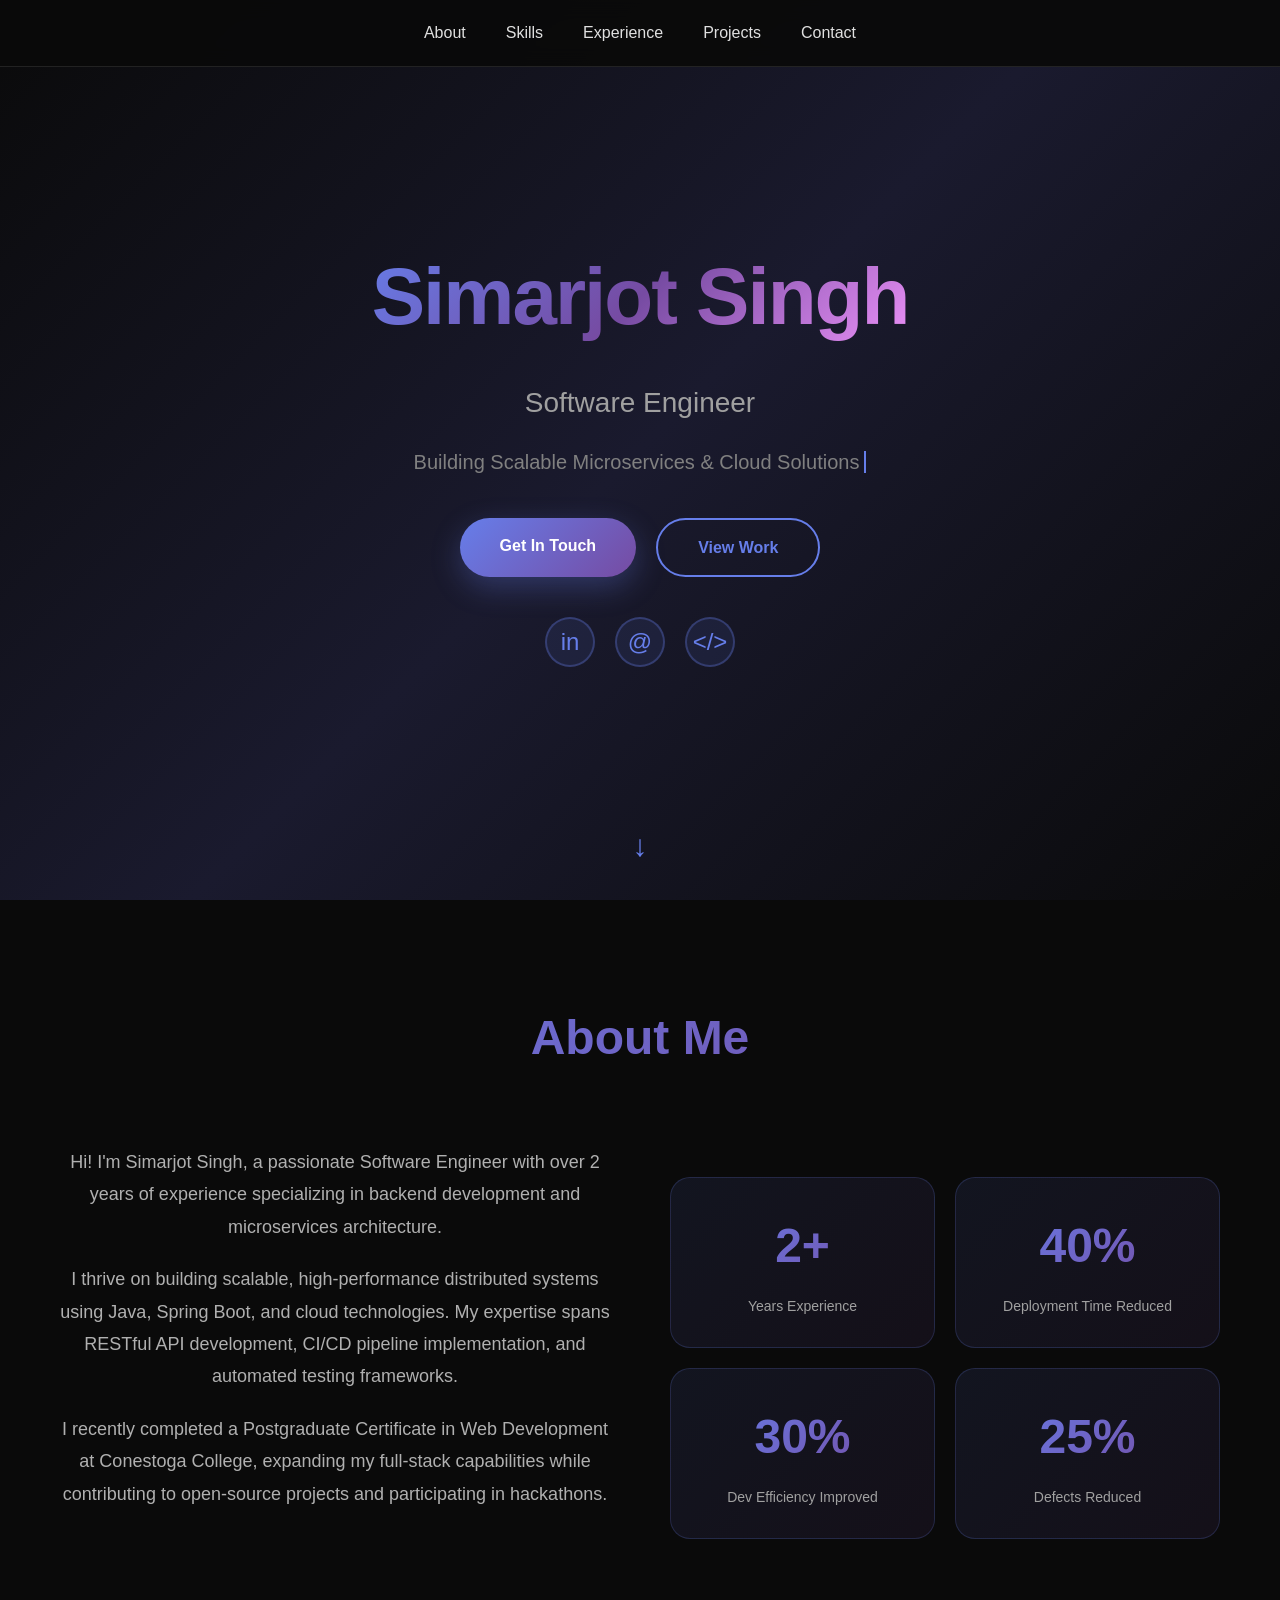
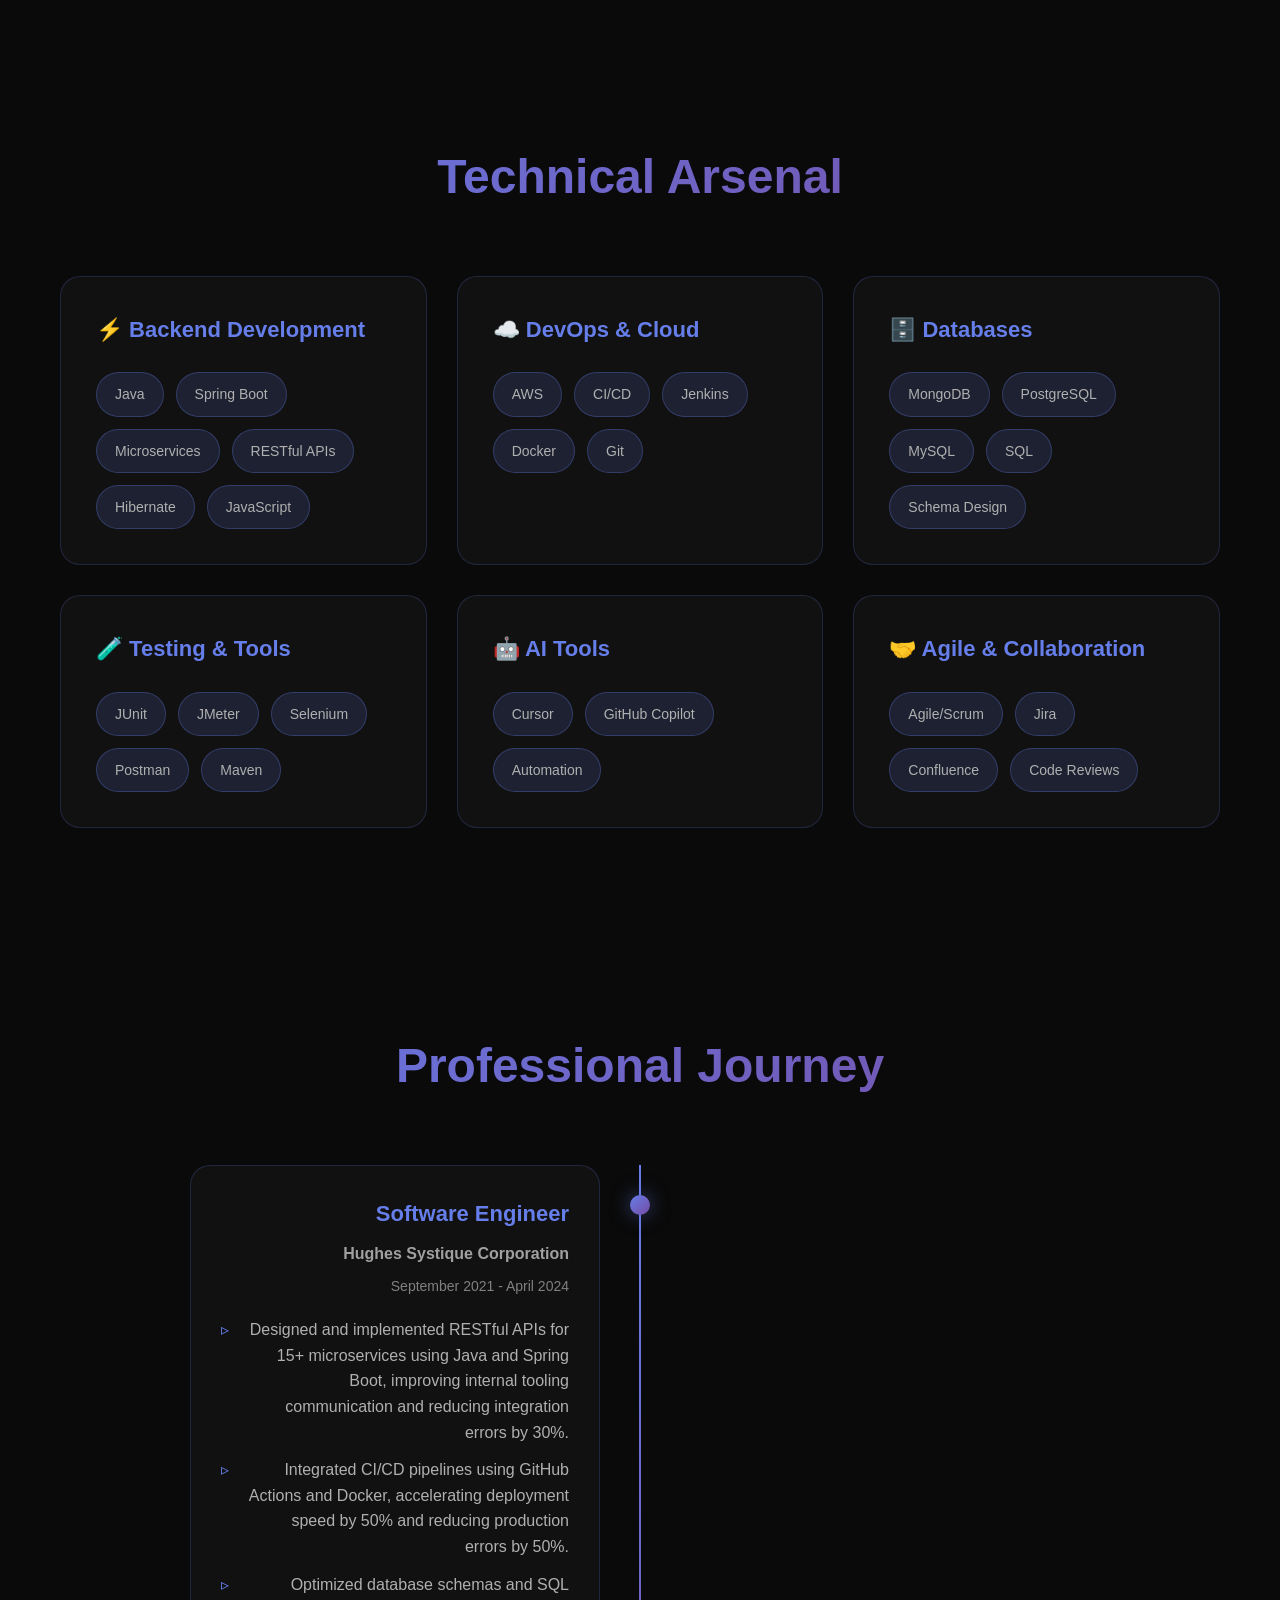
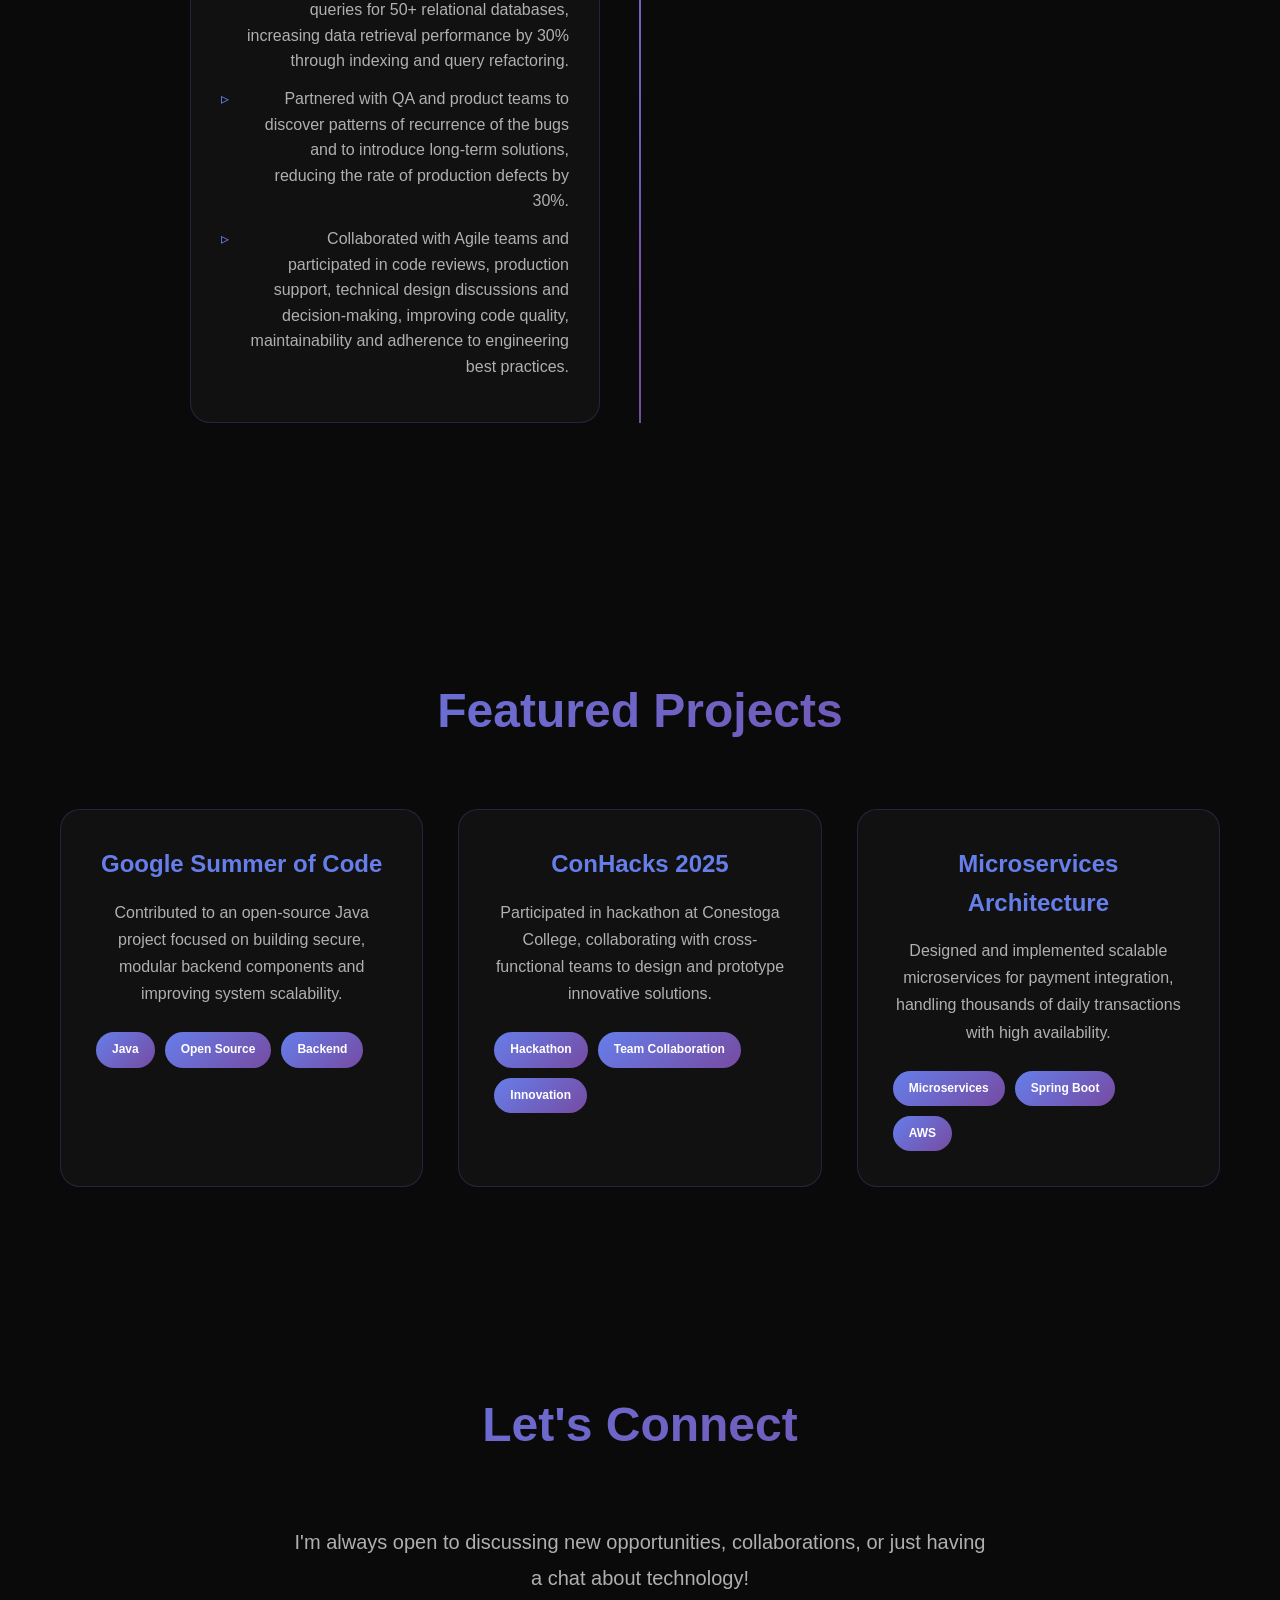
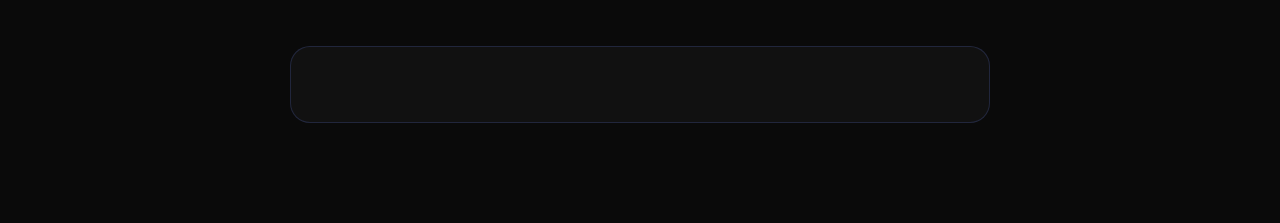
<file: index.html>
<!DOCTYPE html>
<html lang="en">
<head>
    <meta charset="UTF-8">
    <meta name="viewport" content="width=device-width, initial-scale=1.0">
    <title>Simarjot Singh - Software Engineer</title>
    <link rel="stylesheet" href="style.css">
</head>
<body>
    <!-- Header -->
    <header>
        <nav class="container">
            <ul>
                <li><a href="#about">About</a></li>
                <li><a href="#skills">Skills</a></li>
                <li><a href="#experience">Experience</a></li>
                <li><a href="#projects">Projects</a></li>
                <li><a href="#contact">Contact</a></li>
            </ul>
        </nav>
    </header>

    <!-- Hero Section with Floating Tech -->
    <section class="hero">
        <div class="tech-float-container" id="techFloat"></div>
        <div class="hero-content">
            <h1>Simarjot Singh</h1>
            <p class="role">Software Engineer</p>
            <p class="tagline"><span class="typing-effect">Building Scalable Microservices & Cloud Solutions</span></p>
            <div class="cta-buttons">
                <a href="#contact" class="btn-primary">Get In Touch</a>
                <a href="#projects" class="btn-secondary">View Work</a>
            </div>
            <div class="social-links">
                <a href="https://www.linkedin.com/in/simarjot-singh97" target="_blank" class="social-icon">in</a>
                <a href="mailto:simarjotca24@gmail.com" class="social-icon">@</a>
                <a href="https://github.com" target="_blank" class="social-icon">&lt;/&gt;</a>
            </div>
        </div>
        <div class="scroll-indicator"></div>
    </section>

    <!-- About Section -->
    <section id="about">
        <div class="container">
            <h2 class="section-title">About Me</h2>
            <div class="about-grid">
                <div class="about-text">
                    <p>Hi! I'm Simarjot Singh, a passionate Software Engineer with over 2 years of experience specializing in backend development and microservices architecture.</p>
                    <p>I thrive on building scalable, high-performance distributed systems using Java, Spring Boot, and cloud technologies. My expertise spans RESTful API development, CI/CD pipeline implementation, and automated testing frameworks.</p>
                    <p>I recently completed a Postgraduate Certificate in Web Development at Conestoga College, expanding my full-stack capabilities while contributing to open-source projects and participating in hackathons.</p>
                </div>
                <div class="stats-grid">
                    <div class="stat-card">
                        <h3>2+</h3>
                        <p>Years Experience</p>
                    </div>
                    <div class="stat-card">
                        <h3>40%</h3>
                        <p>Deployment Time Reduced</p>
                    </div>
                    <div class="stat-card">
                        <h3>30%</h3>
                        <p>Dev Efficiency Improved</p>
                    </div>
                    <div class="stat-card">
                        <h3>25%</h3>
                        <p>Defects Reduced</p>
                    </div>
                </div>
            </div>
        </div>
    </section>

    <!-- Skills Section -->
    <section id="skills">
        <div class="container">
            <h2 class="section-title">Technical Arsenal</h2>
            <div class="skills-container">
                <div class="skill-card">
                    <h3>⚡ Backend Development</h3>
                    <div class="skill-tags">
                        <span class="skill-tag">Java</span>
                        <span class="skill-tag">Spring Boot</span>
                        <span class="skill-tag">Microservices</span>
                        <span class="skill-tag">RESTful APIs</span>
                        <span class="skill-tag">Hibernate</span>
                        <span class="skill-tag">JavaScript</span>
                    </div>
                </div>
                <div class="skill-card">
                    <h3>☁️ DevOps & Cloud</h3>
                    <div class="skill-tags">
                        <span class="skill-tag">AWS</span>
                        <span class="skill-tag">CI/CD</span>
                        <span class="skill-tag">Jenkins</span>
                        <span class="skill-tag">Docker</span>
                        <span class="skill-tag">Git</span>
                    </div>
                </div>
                <div class="skill-card">
                    <h3>🗄️ Databases</h3>
                    <div class="skill-tags">
                        <span class="skill-tag">MongoDB</span>
                        <span class="skill-tag">PostgreSQL</span>
                        <span class="skill-tag">MySQL</span>
                        <span class="skill-tag">SQL</span>
                        <span class="skill-tag">Schema Design</span>
                    </div>
                </div>
                <div class="skill-card">
                    <h3>🧪 Testing & Tools</h3>
                    <div class="skill-tags">
                        <span class="skill-tag">JUnit</span>
                        <span class="skill-tag">JMeter</span>
                        <span class="skill-tag">Selenium</span>
                        <span class="skill-tag">Postman</span>
                        <span class="skill-tag">Maven</span>
                    </div>
                </div>
                <div class="skill-card">
                    <h3>🤖 AI Tools</h3>
                    <div class="skill-tags">
                        <span class="skill-tag">Cursor</span>
                        <span class="skill-tag">GitHub Copilot</span>
                        <span class="skill-tag">Automation</span>
                    </div>
                </div>
                <div class="skill-card">
                    <h3>🤝 Agile & Collaboration</h3>
                    <div class="skill-tags">
                        <span class="skill-tag">Agile/Scrum</span>
                        <span class="skill-tag">Jira</span>
                        <span class="skill-tag">Confluence</span>
                        <span class="skill-tag">Code Reviews</span>
                    </div>
                </div>
            </div>
        </div>
    </section>

    <!-- Experience Section -->
    <section id="experience">
        <div class="container">
            <h2 class="section-title">Professional Journey</h2>
            <div class="timeline">
                <div class="timeline-item">
                    <div class="timeline-content">
                        <h3>Software Engineer</h3>
                        <div class="company">Hughes Systique Corporation</div>
                        <div class="date">September 2021 - April 2024</div>
                        <ul>
                            <li>Designed and implemented RESTful APIs for 15+ microservices using Java and Spring Boot, improving internal tooling communication and reducing integration errors by 30%.</li>
                            <li>Integrated CI/CD pipelines using GitHub Actions and Docker, accelerating deployment speed by 50% and reducing production errors by 50%.</li>
                            <li>Optimized database schemas and SQL queries for 50+ relational databases, increasing data retrieval performance by 30% through indexing and query refactoring.</li>
                            <li>Partnered with QA and product teams to discover patterns of recurrence of the bugs and to introduce long-term solutions, reducing the rate of production defects by 30%.</li>
                            <li>Collaborated with Agile teams and participated in code reviews, production support, technical design discussions and decision-making, improving code quality, maintainability and adherence to engineering best practices.</li>
                        </ul>
                    </div>
                </div>
            </div>
        </div>
    </section>

    <!-- Projects Section -->
    <section id="projects">
        <div class="container">
            <h2 class="section-title">Featured Projects</h2>
            <div class="projects-grid">
                <div class="project-card">
                    <div class="project-content">
                        <h3>Google Summer of Code</h3>
                        <p>Contributed to an open-source Java project focused on building secure, modular backend components and improving system scalability.</p>
                        <div class="tech-badges">
                            <span class="tech-badge">Java</span>
                            <span class="tech-badge">Open Source</span>
                            <span class="tech-badge">Backend</span>
                        </div>
                    </div>
                </div>
                <div class="project-card">
                    <div class="project-content">
                        <h3>ConHacks 2025</h3>
                        <p>Participated in hackathon at Conestoga College, collaborating with cross-functional teams to design and prototype innovative solutions.</p>
                        <div class="tech-badges">
                            <span class="tech-badge">Hackathon</span>
                            <span class="tech-badge">Team Collaboration</span>
                            <span class="tech-badge">Innovation</span>
                        </div>
                    </div>
                </div>
                <div class="project-card">
                    <div class="project-content">
                        <h3>Microservices Architecture</h3>
                        <p>Designed and implemented scalable microservices for payment integration, handling thousands of daily transactions with high availability.</p>
                        <div class="tech-badges">
                            <span class="tech-badge">Microservices</span>
                            <span class="tech-badge">Spring Boot</span>
                            <span class="tech-badge">AWS</span>
                        </div>
                    </div>
                </div>
            </div>
        </div>
    </section>

    <!-- Contact Section -->
    <section id="contact">
        <div class="container">
            <h2 class="section-title">Let's Connect</h2>
            <div class="contact-container">
                <p class="contact-intro">I'm always open to discussing new opportunities, collaborations, or just having a chat about technology!</p>
                <div class="contact-grid">
                    <div class="contact-card">
                        <div class="contact-icon">
</file>
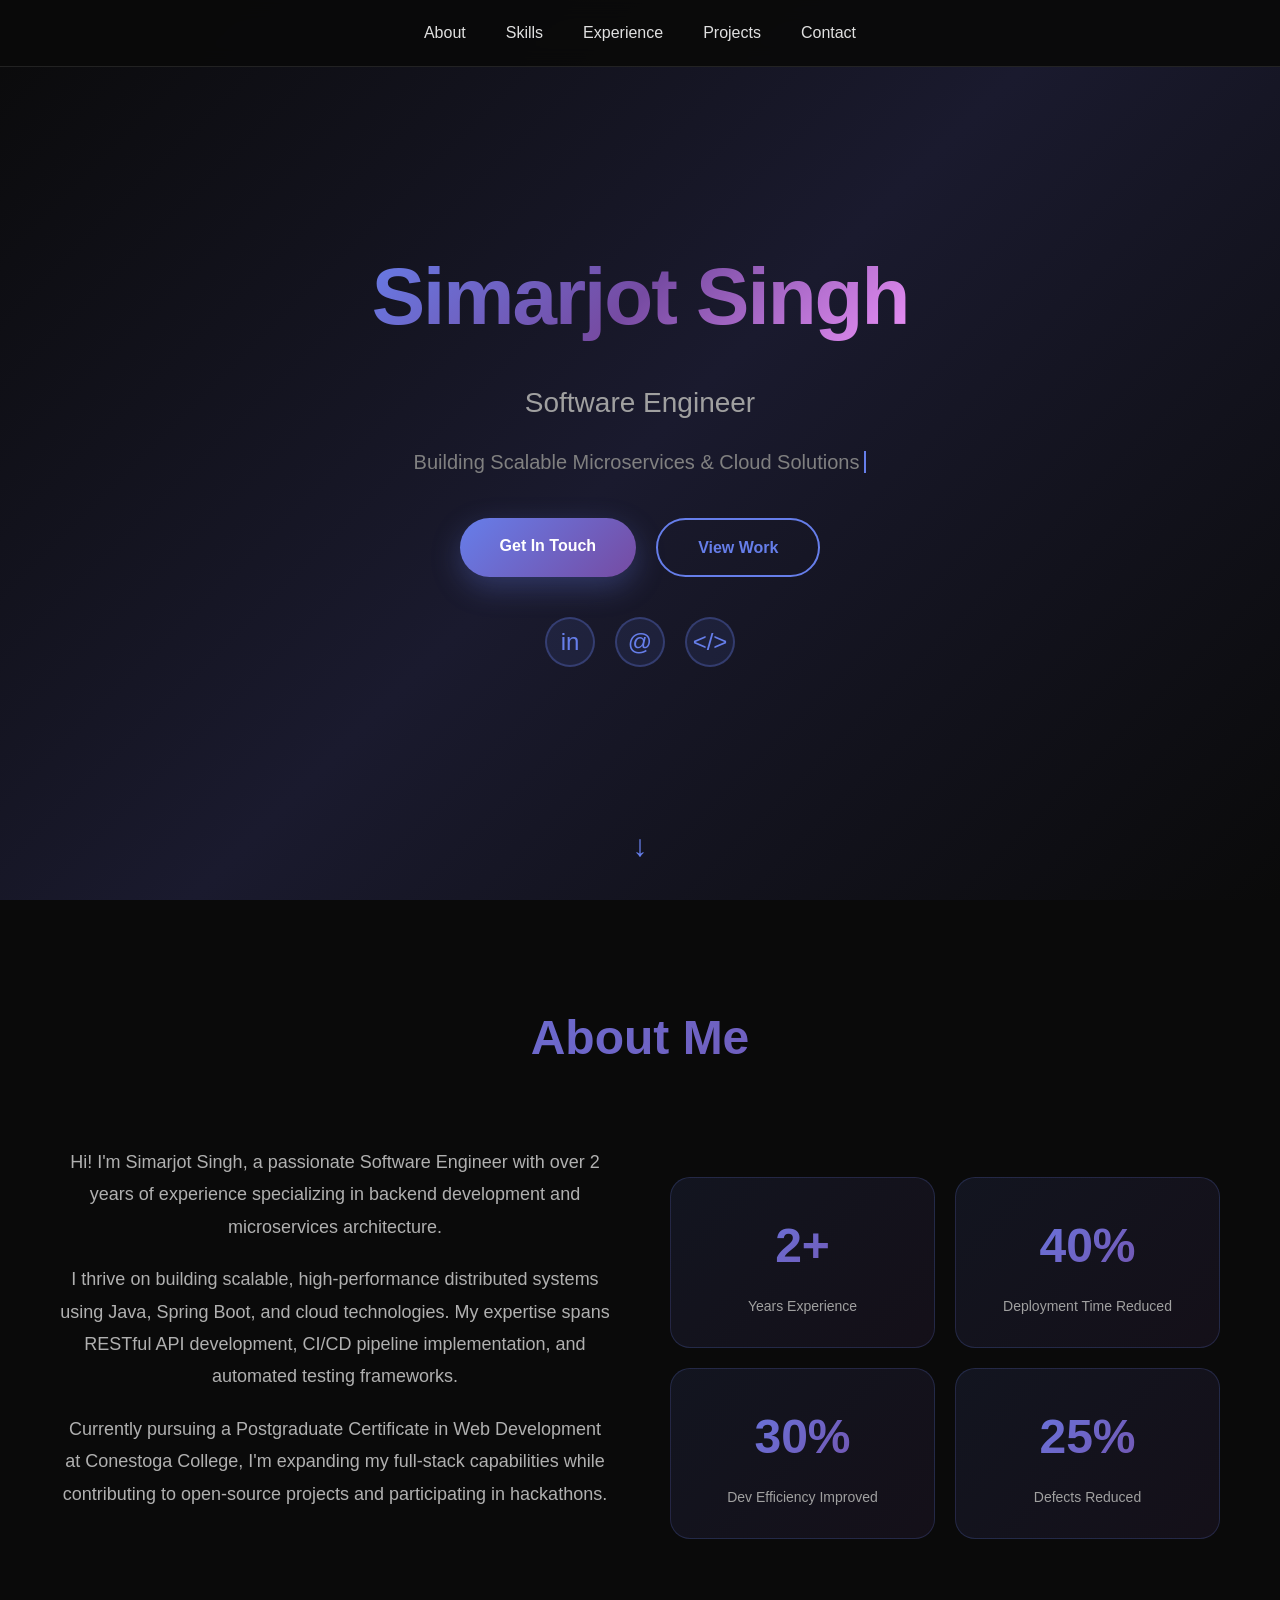
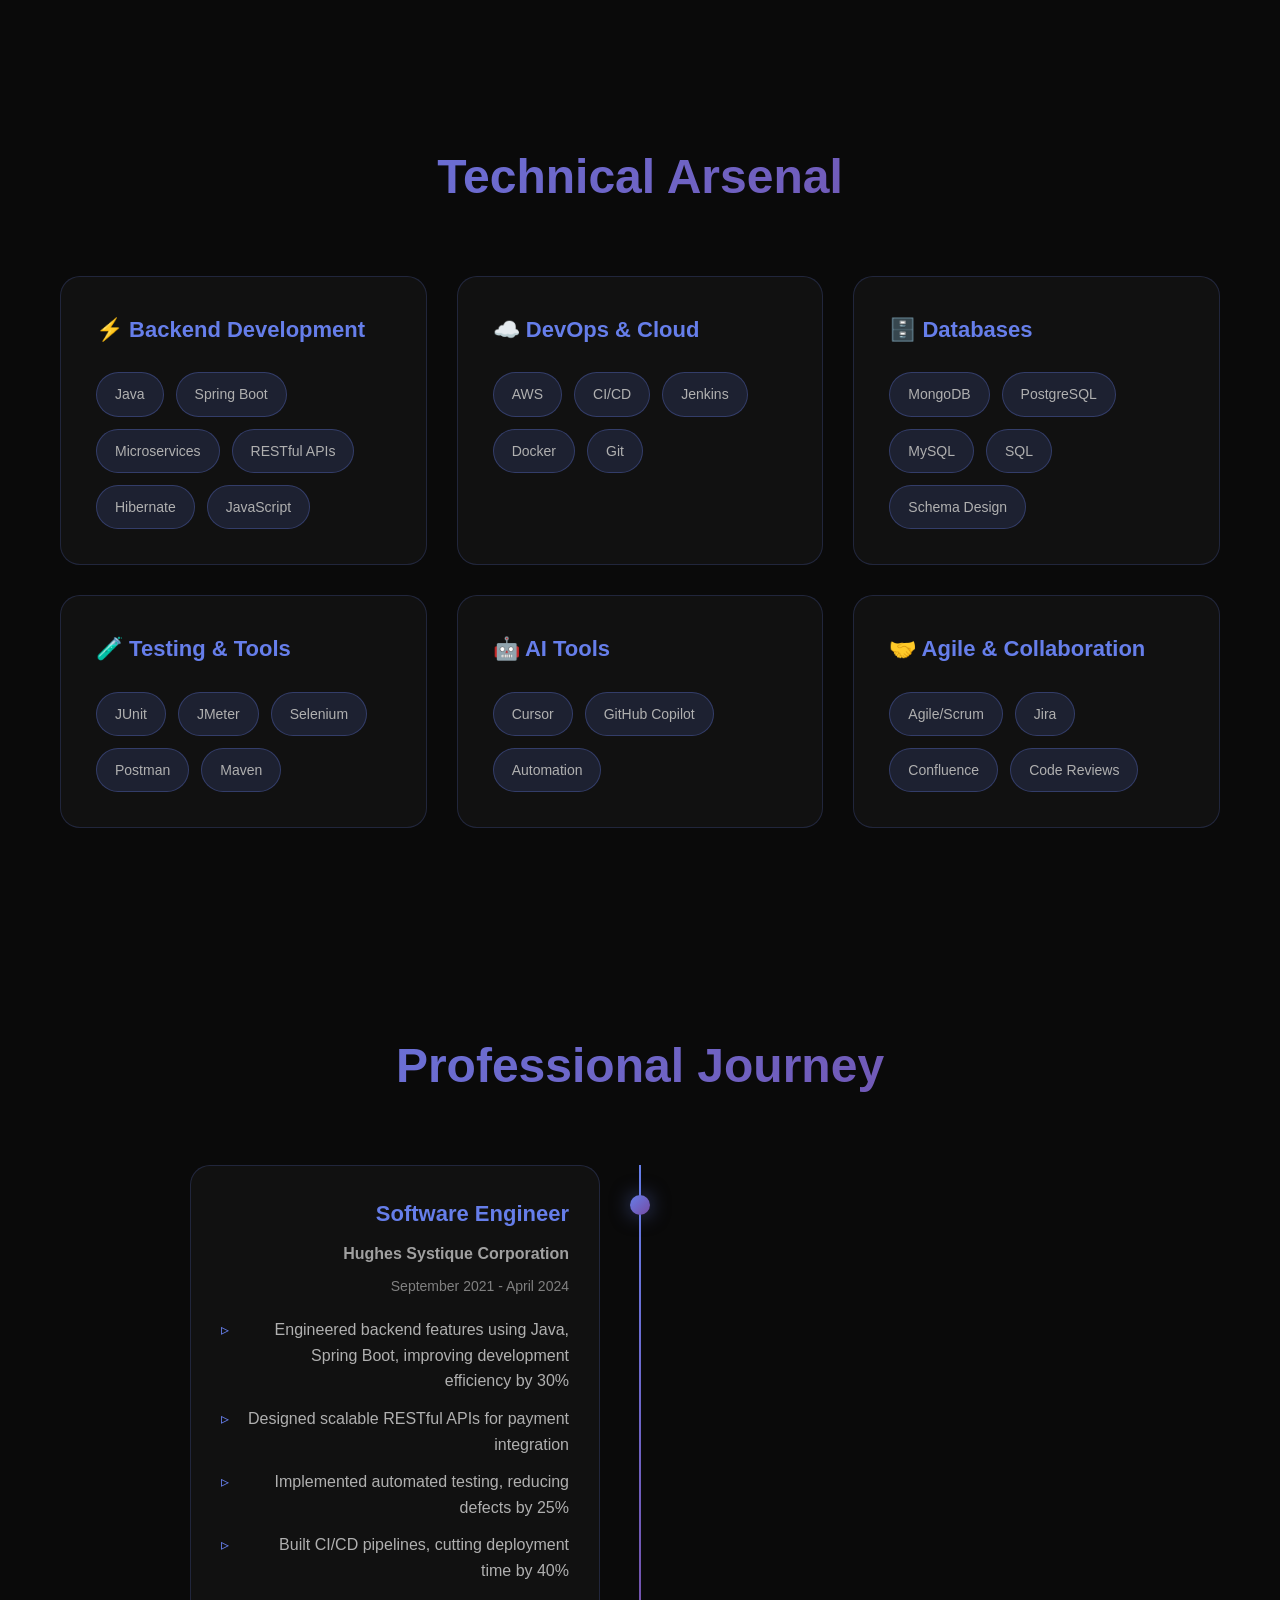
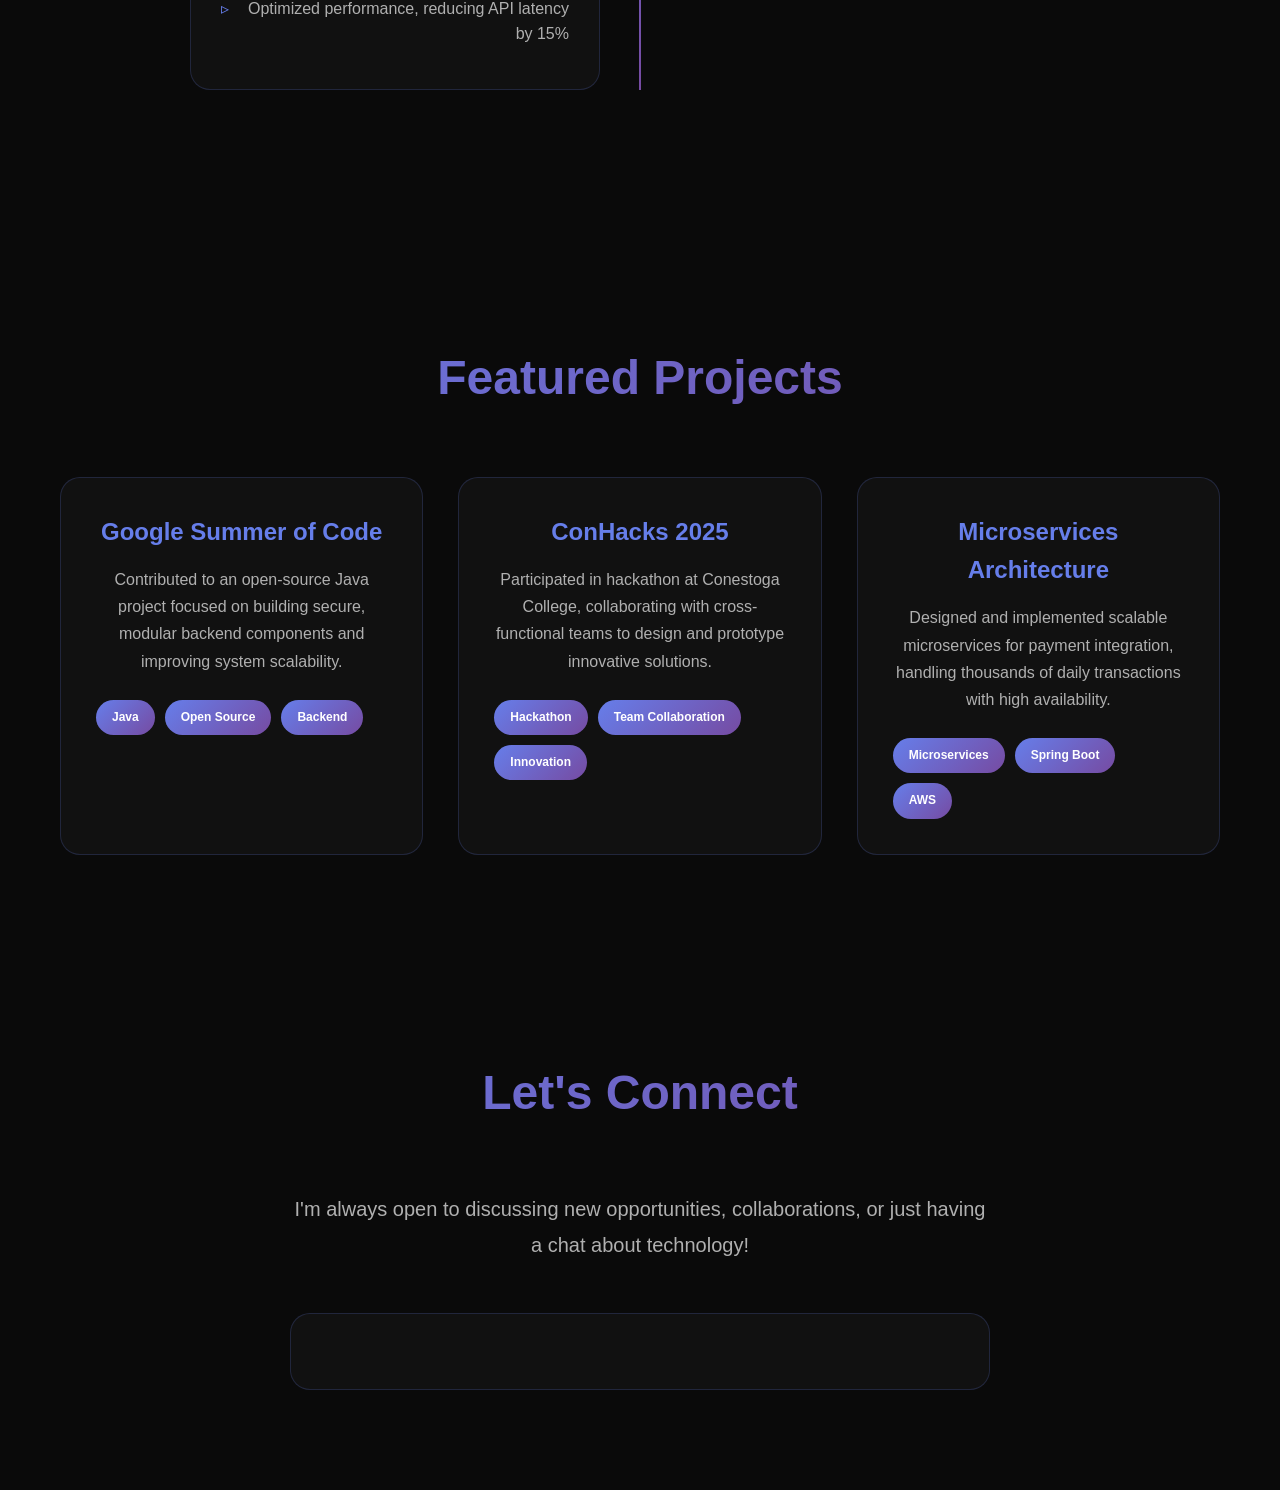
<file: portfolio.html>
<!DOCTYPE html>
<html lang="en">
<head>
    <meta charset="UTF-8">
    <meta name="viewport" content="width=device-width, initial-scale=1.0">
    <title>Simarjot Singh - Software Engineer</title>
    <link rel="stylesheet" href="style.css">
</head>
<body>
    <!-- Header -->
    <header>
        <nav class="container">
            <ul>
                <li><a href="#about">About</a></li>
                <li><a href="#skills">Skills</a></li>
                <li><a href="#experience">Experience</a></li>
                <li><a href="#projects">Projects</a></li>
                <li><a href="#contact">Contact</a></li>
            </ul>
        </nav>
    </header>

    <!-- Hero Section with Floating Tech -->
    <section class="hero">
        <div class="tech-float-container" id="techFloat"></div>
        <div class="hero-content">
            <h1>Simarjot Singh</h1>
            <p class="role">Software Engineer</p>
            <p class="tagline"><span class="typing-effect">Building Scalable Microservices & Cloud Solutions</span></p>
            <div class="cta-buttons">
                <a href="#contact" class="btn-primary">Get In Touch</a>
                <a href="#projects" class="btn-secondary">View Work</a>
            </div>
            <div class="social-links">
                <a href="https://www.linkedin.com/in/simarjot-singh97" target="_blank" class="social-icon">in</a>
                <a href="mailto:simarjotca24@gmail.com" class="social-icon">@</a>
                <a href="https://github.com" target="_blank" class="social-icon">&lt;/&gt;</a>
            </div>
        </div>
        <div class="scroll-indicator"></div>
    </section>

    <!-- About Section -->
    <section id="about">
        <div class="container">
            <h2 class="section-title">About Me</h2>
            <div class="about-grid">
                <div class="about-text">
                    <p>Hi! I'm Simarjot Singh, a passionate Software Engineer with over 2 years of experience specializing in backend development and microservices architecture.</p>
                    <p>I thrive on building scalable, high-performance distributed systems using Java, Spring Boot, and cloud technologies. My expertise spans RESTful API development, CI/CD pipeline implementation, and automated testing frameworks.</p>
                    <p>Currently pursuing a Postgraduate Certificate in Web Development at Conestoga College, I'm expanding my full-stack capabilities while contributing to open-source projects and participating in hackathons.</p>
                </div>
                <div class="stats-grid">
                    <div class="stat-card">
                        <h3>2+</h3>
                        <p>Years Experience</p>
                    </div>
                    <div class="stat-card">
                        <h3>40%</h3>
                        <p>Deployment Time Reduced</p>
                    </div>
                    <div class="stat-card">
                        <h3>30%</h3>
                        <p>Dev Efficiency Improved</p>
                    </div>
                    <div class="stat-card">
                        <h3>25%</h3>
                        <p>Defects Reduced</p>
                    </div>
                </div>
            </div>
        </div>
    </section>

    <!-- Skills Section -->
    <section id="skills">
        <div class="container">
            <h2 class="section-title">Technical Arsenal</h2>
            <div class="skills-container">
                <div class="skill-card">
                    <h3>⚡ Backend Development</h3>
                    <div class="skill-tags">
                        <span class="skill-tag">Java</span>
                        <span class="skill-tag">Spring Boot</span>
                        <span class="skill-tag">Microservices</span>
                        <span class="skill-tag">RESTful APIs</span>
                        <span class="skill-tag">Hibernate</span>
                        <span class="skill-tag">JavaScript</span>
                    </div>
                </div>
                <div class="skill-card">
                    <h3>☁️ DevOps & Cloud</h3>
                    <div class="skill-tags">
                        <span class="skill-tag">AWS</span>
                        <span class="skill-tag">CI/CD</span>
                        <span class="skill-tag">Jenkins</span>
                        <span class="skill-tag">Docker</span>
                        <span class="skill-tag">Git</span>
                    </div>
                </div>
                <div class="skill-card">
                    <h3>🗄️ Databases</h3>
                    <div class="skill-tags">
                        <span class="skill-tag">MongoDB</span>
                        <span class="skill-tag">PostgreSQL</span>
                        <span class="skill-tag">MySQL</span>
                        <span class="skill-tag">SQL</span>
                        <span class="skill-tag">Schema Design</span>
                    </div>
                </div>
                <div class="skill-card">
                    <h3>🧪 Testing & Tools</h3>
                    <div class="skill-tags">
                        <span class="skill-tag">JUnit</span>
                        <span class="skill-tag">JMeter</span>
                        <span class="skill-tag">Selenium</span>
                        <span class="skill-tag">Postman</span>
                        <span class="skill-tag">Maven</span>
                    </div>
                </div>
                <div class="skill-card">
                    <h3>🤖 AI Tools</h3>
                    <div class="skill-tags">
                        <span class="skill-tag">Cursor</span>
                        <span class="skill-tag">GitHub Copilot</span>
                        <span class="skill-tag">Automation</span>
                    </div>
                </div>
                <div class="skill-card">
                    <h3>🤝 Agile & Collaboration</h3>
                    <div class="skill-tags">
                        <span class="skill-tag">Agile/Scrum</span>
                        <span class="skill-tag">Jira</span>
                        <span class="skill-tag">Confluence</span>
                        <span class="skill-tag">Code Reviews</span>
                    </div>
                </div>
            </div>
        </div>
    </section>

    <!-- Experience Section -->
    <section id="experience">
        <div class="container">
            <h2 class="section-title">Professional Journey</h2>
            <div class="timeline">
                <div class="timeline-item">
                    <div class="timeline-content">
                        <h3>Software Engineer</h3>
                        <div class="company">Hughes Systique Corporation</div>
                        <div class="date">September 2021 - April 2024</div>
                        <ul>
                            <li>Engineered backend features using Java, Spring Boot, improving development efficiency by 30%</li>
                            <li>Designed scalable RESTful APIs for payment integration</li>
                            <li>Implemented automated testing, reducing defects by 25%</li>
                            <li>Built CI/CD pipelines, cutting deployment time by 40%</li>
                            <li>Optimized performance, reducing API latency by 15%</li>
                        </ul>
                    </div>
                </div>
            </div>
        </div>
    </section>

    <!-- Projects Section -->
    <section id="projects">
        <div class="container">
            <h2 class="section-title">Featured Projects</h2>
            <div class="projects-grid">
                <div class="project-card">
                    <div class="project-content">
                        <h3>Google Summer of Code</h3>
                        <p>Contributed to an open-source Java project focused on building secure, modular backend components and improving system scalability.</p>
                        <div class="tech-badges">
                            <span class="tech-badge">Java</span>
                            <span class="tech-badge">Open Source</span>
                            <span class="tech-badge">Backend</span>
                        </div>
                    </div>
                </div>
                <div class="project-card">
                    <div class="project-content">
                        <h3>ConHacks 2025</h3>
                        <p>Participated in hackathon at Conestoga College, collaborating with cross-functional teams to design and prototype innovative solutions.</p>
                        <div class="tech-badges">
                            <span class="tech-badge">Hackathon</span>
                            <span class="tech-badge">Team Collaboration</span>
                            <span class="tech-badge">Innovation</span>
                        </div>
                    </div>
                </div>
                <div class="project-card">
                    <div class="project-content">
                        <h3>Microservices Architecture</h3>
                        <p>Designed and implemented scalable microservices for payment integration, handling thousands of daily transactions with high availability.</p>
                        <div class="tech-badges">
                            <span class="tech-badge">Microservices</span>
                            <span class="tech-badge">Spring Boot</span>
                            <span class="tech-badge">AWS</span>
                        </div>
                    </div>
                </div>
            </div>
        </div>
    </section>

    <!-- Contact Section -->
    <section id="contact">
        <div class="container">
            <h2 class="section-title">Let's Connect</h2>
            <div class="contact-container">
                <p class="contact-intro">I'm always open to discussing new opportunities, collaborations, or just having a chat about technology!</p>
                <div class="contact-grid">
                    <div class="contact-card">
                        <div class="contact-icon">
</file>
<file: style.css>
* {
            margin: 0;
            padding: 0;
            box-sizing: border-box;
        }

        body {
            font-family: 'Inter', -apple-system, BlinkMacSystemFont, 'Segoe UI', sans-serif;
            line-height: 1.6;
            color: #e0e0e0;
            background: #0a0a0a;
            overflow-x: hidden;
        }

        .container {
            max-width: 1200px;
            margin: 0 auto;
            padding: 0 20px;
            text-align: center;
        }

        /* Header/Nav */
        header {
            background: rgba(10, 10, 10, 0.95);
            backdrop-filter: blur(10px);
            padding: 20px 0;
            position: fixed;
            width: 100%;
            top: 0;
            z-index: 1000;
            border-bottom: 1px solid rgba(255, 255, 255, 0.1);
        }

        nav {
            display: flex;
            justify-content: center;
            align-items: center;
            text-align: center;
             display: flex;
            padding: 15px 0;
        }

        .logo {
            font-size: 28px;
            font-weight: 700;
            background: linear-gradient(135deg, #667eea 0%, #764ba2 100%);
            -webkit-background-clip: text;
            -webkit-text-fill-color: transparent;
            background-clip: text;
        }

        nav ul {
            display: flex;
            list-style: none;
            gap: 40px;
        }

        nav a {
            text-decoration: none;
            color: #e0e0e0;
            font-weight: 500;
            transition: all 0.3s;
            position: relative;
        }

        nav a::after {
            content: '';
            position: absolute;
            bottom: -5px;
            left: 0;
            width: 0;
            height: 2px;
            background: linear-gradient(135deg, #667eea 0%, #764ba2 100%);
            transition: width 0.3s;
        }

        nav a:hover::after {
            width: 100%;
        }

        /* Hero Section with Floating Tech */
        .hero {
            min-height: 100vh;
            display: flex;
            align-items: center;
            justify-content: center;
            position: relative;
            overflow: hidden;
            background: linear-gradient(135deg, #0a0a0a 0%, #1a1a2e 50%, #0a0a0a 100%);
        }

        .tech-float-container {
            position: absolute;
            width: 100%;
            height: 100%;
            overflow: hidden;
        }

        .tech-icon {
            position: absolute;
            font-size: 40px;
            opacity: 0.15;
            animation: float 20s infinite;
            pointer-events: none;
            filter: blur(0.5px);
        }

        @keyframes float {
            0%, 100% {
                transform: translateY(0) translateX(0) rotate(0deg);
            }
            25% {
                transform: translateY(-50px) translateX(30px) rotate(90deg);
            }
            50% {
                transform: translateY(-100px) translateX(-30px) rotate(180deg);
            }
            75% {
                transform: translateY(-50px) translateX(-60px) rotate(270deg);
            }
        }

        .hero-content {
            text-align: center;
            z-index: 2;
            position: relative;
        }

        .hero h1 {
            font-size: 80px;
            font-weight: 800;
            margin-bottom: 20px;
            background: linear-gradient(135deg, #667eea 0%, #764ba2 50%, #f093fb 100%);
            -webkit-background-clip: text;
            -webkit-text-fill-color: transparent;
            background-clip: text;
            animation: fadeInUp 1s ease;
            letter-spacing: -2px;
        }

        .hero .role {
            font-size: 28px;
            color: #a0a0a0;
            margin-bottom: 20px;
            animation: fadeInUp 1s ease 0.2s backwards;
        }

        .hero .tagline {
            font-size: 20px;
            color: #808080;
            margin-bottom: 40px;
            animation: fadeInUp 1s ease 0.4s backwards;
        }

        .typing-effect {
            border-right: 2px solid #667eea;
            padding-right: 5px;
            animation: blink 0.7s infinite;
        }

        @keyframes blink {
            0%, 100% { border-color: transparent; }
            50% { border-color: #667eea; }
        }

        .cta-buttons {
            display: flex;
            gap: 20px;
            justify-content: center;
            animation: fadeInUp 1s ease 0.6s backwards;
        }

        .btn-primary {
            padding: 15px 40px;
            background: linear-gradient(135deg, #667eea 0%, #764ba2 100%);
            color: white;
            text-decoration: none;
            border-radius: 50px;
            font-weight: 600;
            transition: all 0.3s;
            box-shadow: 0 10px 30px rgba(102, 126, 234, 0.3);
            position: relative;
            overflow: hidden;
        }

        .btn-primary::before {
            content: '';
            position: absolute;
            top: 0;
            left: -100%;
            width: 100%;
            height: 100%;
            background: linear-gradient(90deg, transparent, rgba(255,255,255,0.2), transparent);
            transition: left 0.5s;
        }

        .btn-primary:hover::before {
            left: 100%;
        }

        .btn-primary:hover {
            transform: translateY(-3px);
            box-shadow: 0 15px 40px rgba(102, 126, 234, 0.5);
        }

        .btn-secondary {
            padding: 15px 40px;
            background: transparent;
            color: #667eea;
            text-decoration: none;
            border-radius: 50px;
            font-weight: 600;
            border: 2px solid #667eea;
            transition: all 0.3s;
        }

        .btn-secondary:hover {
            background: rgba(102, 126, 234, 0.1);
            transform: translateY(-3px);
        }

        .social-links {
            margin-top: 40px;
            display: flex;
            gap: 20px;
            justify-content: center;
            animation: fadeInUp 1s ease 0.8s backwards;
        }

        .social-icon {
            width: 50px;
            height: 50px;
            border-radius: 50%;
            background: rgba(102, 126, 234, 0.1);
            border: 2px solid rgba(102, 126, 234, 0.3);
            display: flex;
            align-items: center;
            justify-content: center;
            font-size: 24px;
            color: #667eea;
            text-decoration: none;
            transition: all 0.3s;
        }

        .social-icon:hover {
            background: linear-gradient(135deg, #667eea 0%, #764ba2 100%);
            color: white;
            transform: translateY(-5px) rotate(360deg);
            box-shadow: 0 10px 25px rgba(102, 126, 234, 0.4);
        }

        .scroll-indicator {
            position: absolute;
            bottom: 30px;
            left: 50%;
            transform: translateX(-50%);
            animation: bounce 2s infinite;
        }

        .scroll-indicator::before {
            content: '↓';
            font-size: 30px;
            color: #667eea;
        }

        @keyframes bounce {
            0%, 100% { transform: translateX(-50%) translateY(0); }
            50% { transform: translateX(-50%) translateY(-10px); }
        }

        /* Section Styles */
        section {
            padding: 100px 0;
            position: relative;
        }

        .section-title {
            text-align: center;
            font-size: 48px;
            margin-bottom: 60px;
            font-weight: 700;
            background: linear-gradient(135deg, #667eea 0%, #764ba2 100%);
            -webkit-background-clip: text;
            -webkit-text-fill-color: transparent;
            background-clip: text;
        }

        /* About Section */
        .about-grid {
            display: grid;
            grid-template-columns: 1fr 1fr;
            gap: 60px;
            align-items: center;
        }

        .about-text p {
            margin-bottom: 20px;
            font-size: 18px;
            line-height: 1.8;
            color: #b0b0b0;
        }

        .stats-grid {
            display: grid;
            grid-template-columns: repeat(2, 1fr);
            gap: 20px;
            margin-top: 40px;
        }

        .stat-card {
            background: linear-gradient(135deg, rgba(102, 126, 234, 0.1) 0%, rgba(118, 75, 162, 0.1) 100%);
            border: 1px solid rgba(102, 126, 234, 0.2);
            border-radius: 20px;
            padding: 30px;
            text-align: center;
            transition: all 0.3s;
            cursor: pointer;
        }

        .stat-card:hover {
            transform: translateY(-10px);
            box-shadow: 0 20px 40px rgba(102, 126, 234, 0.2);
            border-color: rgba(102, 126, 234, 0.5);
        }

        .stat-card h3 {
            font-size: 48px;
            background: linear-gradient(135deg, #667eea 0%, #764ba2 100%);
            -webkit-background-clip: text;
            -webkit-text-fill-color: transparent;
            background-clip: text;
            margin-bottom: 10px;
        }

        .stat-card p {
            color: #a0a0a0;
            font-size: 14px;
        }

        /* Skills Section */
        .skills-container {
            display: grid;
            grid-template-columns: repeat(auto-fit, minmax(280px, 1fr));
            gap: 30px;
        }

        .skill-card {
            background: rgba(255, 255, 255, 0.03);
            border: 1px solid rgba(102, 126, 234, 0.2);
            border-radius: 20px;
            padding: 35px;
            transition: all 0.4s;
            cursor: pointer;
        }

        .skill-card:hover {
            transform: translateY(-10px) scale(1.02);
            background: linear-gradient(135deg, rgba(102, 126, 234, 0.1) 0%, rgba(118, 75, 162, 0.1) 100%);
            box-shadow: 0 20px 60px rgba(102, 126, 234, 0.3);
        }

        .skill-card h3 {
            color: #667eea;
            margin-bottom: 25px;
            font-size: 22px;
            display: flex;
            align-items: center;
            gap: 10px;
        }

        .skill-tags {
            display: flex;
            flex-wrap: wrap;
            gap: 12px;
        }

        .skill-tag {
            background: rgba(102, 126, 234, 0.15);
            border: 1px solid rgba(102, 126, 234, 0.3);
            padding: 10px 18px;
            border-radius: 25px;
            font-size: 14px;
            color: #b0b0b0;
            transition: all 0.3s;
        }

        .skill-tag:hover {
            background: linear-gradient(135deg, #667eea 0%, #764ba2 100%);
            color: white;
            transform: scale(1.1);
        }

        /* Experience Section */
        .timeline {
            position: relative;
            max-width: 900px;
            margin: 0 auto;
        }

        .timeline::before {
            content: '';
            position: absolute;
            left: 50%;
            transform: translateX(-50%);
            width: 2px;
            height: 100%;
            background: linear-gradient(180deg, #667eea 0%, #764ba2 100%);
        }

        .timeline-item {
            position: relative;
            margin-bottom: 50px;
            width: calc(50% - 40px);
        }

        .timeline-item:nth-child(odd) {
            left: 0;
            text-align: right;
        }

        .timeline-item:nth-child(even) {
            left: calc(50% + 40px);
        }

        .timeline-content {
            background: rgba(255, 255, 255, 0.03);
            border: 1px solid rgba(102, 126, 234, 0.2);
            border-radius: 20px;
            padding: 30px;
            transition: all 0.3s;
        }

        .timeline-content:hover {
            transform: scale(1.05);
            box-shadow: 0 20px 60px rgba(102, 126, 234, 0.3);
            background: linear-gradient(135deg, rgba(102, 126, 234, 0.1) 0%, rgba(118, 75, 162, 0.1) 100%);
        }

        .timeline-item::before {
            content: '';
            position: absolute;
            width: 20px;
            height: 20px;
            background: linear-gradient(135deg, #667eea 0%, #764ba2 100%);
            border-radius: 50%;
            top: 30px;
            box-shadow: 0 0 20px rgba(102, 126, 234, 0.5);
        }

        .timeline-item:nth-child(odd)::before {
            right: -50px;
        }

        .timeline-item:nth-child(even)::before {
            left: -50px;
        }

        .timeline-content h3 {
            color: #667eea;
            margin-bottom: 10px;
            font-size: 22px;
        }

        .timeline-content .company {
            font-weight: 600;
            color: #a0a0a0;
            margin-bottom: 8px;
        }

        .timeline-content .date {
            color: #808080;
            font-size: 14px;
            margin-bottom: 20px;
        }

        .timeline-content ul {
            list-style: none;
            margin-top: 15px;
        }

        .timeline-content li {
            color: #b0b0b0;
            margin-bottom: 12px;
            padding-left: 25px;
            position: relative;
        }

        .timeline-content li::before {
            content: '▹';
            position: absolute;
            left: 0;
            color: #667eea;
        }

        /* Projects Section */
        .projects-grid {
            display: grid;
            grid-template-columns: repeat(auto-fit, minmax(350px, 1fr));
            gap: 35px;
        }

        .project-card {
            background: rgba(255, 255, 255, 0.03);
            border: 1px solid rgba(102, 126, 234, 0.2);
            border-radius: 20px;
            overflow: hidden;
            transition: all 0.4s;
            cursor: pointer;
            position: relative;
        }

        .project-card::before {
            content: '';
            position: absolute;
            top: 0;
            left: 0;
            width: 100%;
            height: 5px;
            background: linear-gradient(90deg, #667eea 0%, #764ba2 100%);
            transform: scaleX(0);
            transition: transform 0.4s;
        }

        .project-card:hover::before {
            transform: scaleX(1);
        }

        .project-card:hover {
            transform: translateY(-15px);
            box-shadow: 0 25px 70px rgba(102, 126, 234, 0.4);
            background: linear-gradient(135deg, rgba(102, 126, 234, 0.1) 0%, rgba(118, 75, 162, 0.1) 100%);
        }

        .project-content {
            padding: 35px;
        }

        .project-card h3 {
            color: #667eea;
            margin-bottom: 15px;
            font-size: 24px;
        }

        .project-card p {
            color: #b0b0b0;
            margin-bottom: 25px;
            line-height: 1.7;
        }

        .tech-badges {
            display: flex;
            flex-wrap: wrap;
            gap: 10px;
        }

        .tech-badge {
            background: linear-gradient(135deg, #667eea 0%, #764ba2 100%);
            color: white;
            padding: 8px 16px;
            border-radius: 20px;
            font-size: 12px;
            font-weight: 600;
        }

        /* Contact Section */
        .contact-container {
            max-width: 700px;
            margin: 0 auto;
            text-align: center;
        }

        .contact-intro {
            font-size: 20px;
            color: #b0b0b0;
            margin-bottom: 50px;
            line-height: 1.8;
        }

        .contact-grid {
            display: grid;
            grid-template-columns: repeat(auto-fit, minmax(200px, 1fr));
            gap: 25px;
            margin-top: 40px;
        }

        .contact-card {
            background: rgba(255, 255, 255, 0.03);
            border: 1px solid rgba(102, 126, 234, 0.2);
            border-radius: 20px;
            padding: 30px;
            transition: all 0.3s;
        }

        .contact-card:hover {
            transform: translateY(-10px);
            background: linear-gradient(135deg, rgba(102, 126, 234, 0.1) 0%, rgba(118, 75, 162, 0.1) 100%);
            box-shadow: 0 15px 40px rgba(102, 126, 234, 0.3);
        }

        .contact-icon {
            font-size: 36px;
            margin-bottom: 15px;
        }

        .contact-card a {
            color: #667eea;
            text-decoration: none;
            font-weight: 500;
            transition: all 0.3s;
        }

        .contact-card a:hover {
            color: #764ba2;
        }

        /* Footer */
        footer {
            background: rgba(255, 255, 255, 0.02);
            border-top: 1px solid rgba(102, 126, 234, 0.2);
            padding: 40px 0;
            text-align: center;
            color: #808080;
        }

        /* Animations */
        @keyframes fadeInUp {
            from {
                opacity: 0;
                transform: translateY(40px);
            }
            to {
                opacity: 1;
                transform: translateY(0);
            }
        }

        /* Responsive */
        @media (max-width: 768px) {
            .hero h1 {
                font-size: 48px;
            }

            .about-grid {
                grid-template-columns: 1fr;
            }

            .stats-grid {
                grid-template-columns: 1fr;
            }

            nav ul {
                gap: 20px;
            }

            .timeline::before {
                left: 20px;
            }

            .timeline-item {
                width: calc(100% - 60px);
                left: 60px !important;
                text-align: left !important;
            }

            .timeline-item::before {
                left: -50px !important;
            }

            .cta-buttons {
                flex-direction: column;
            }
        }
</file>
